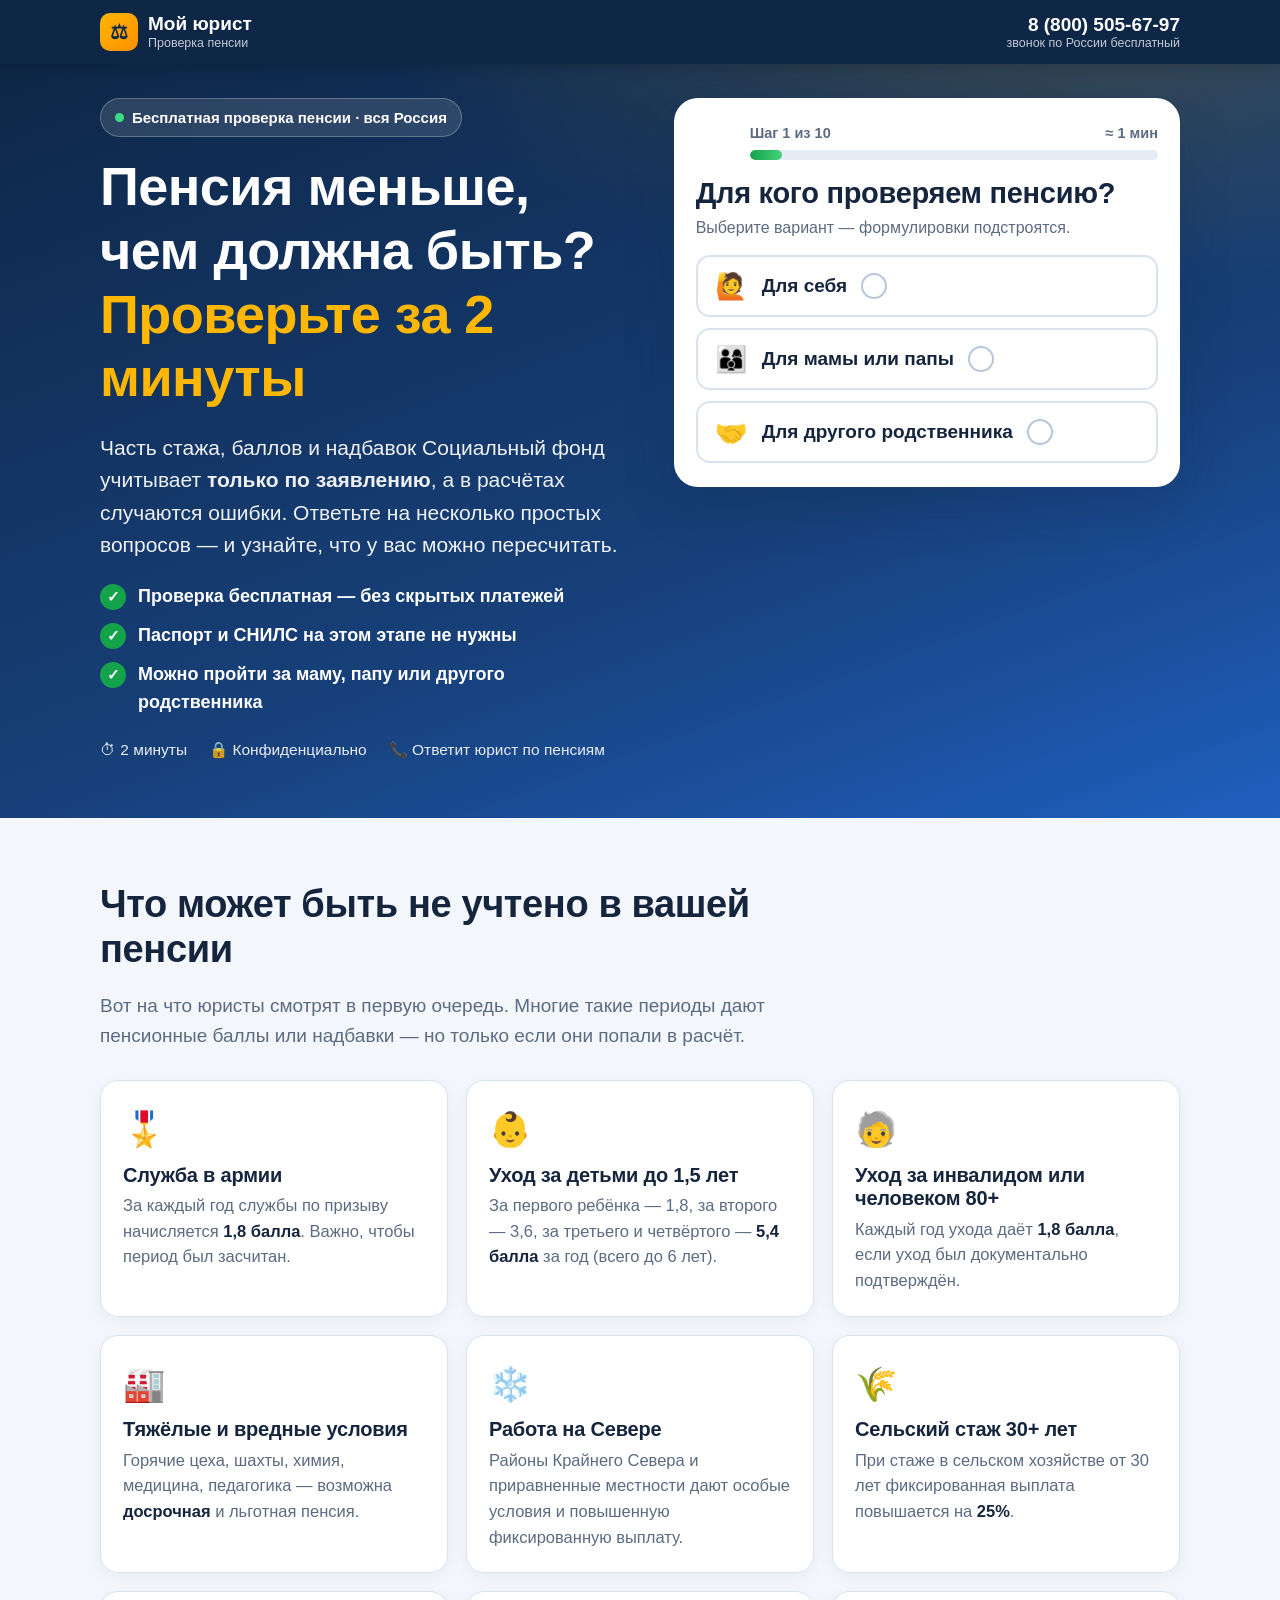
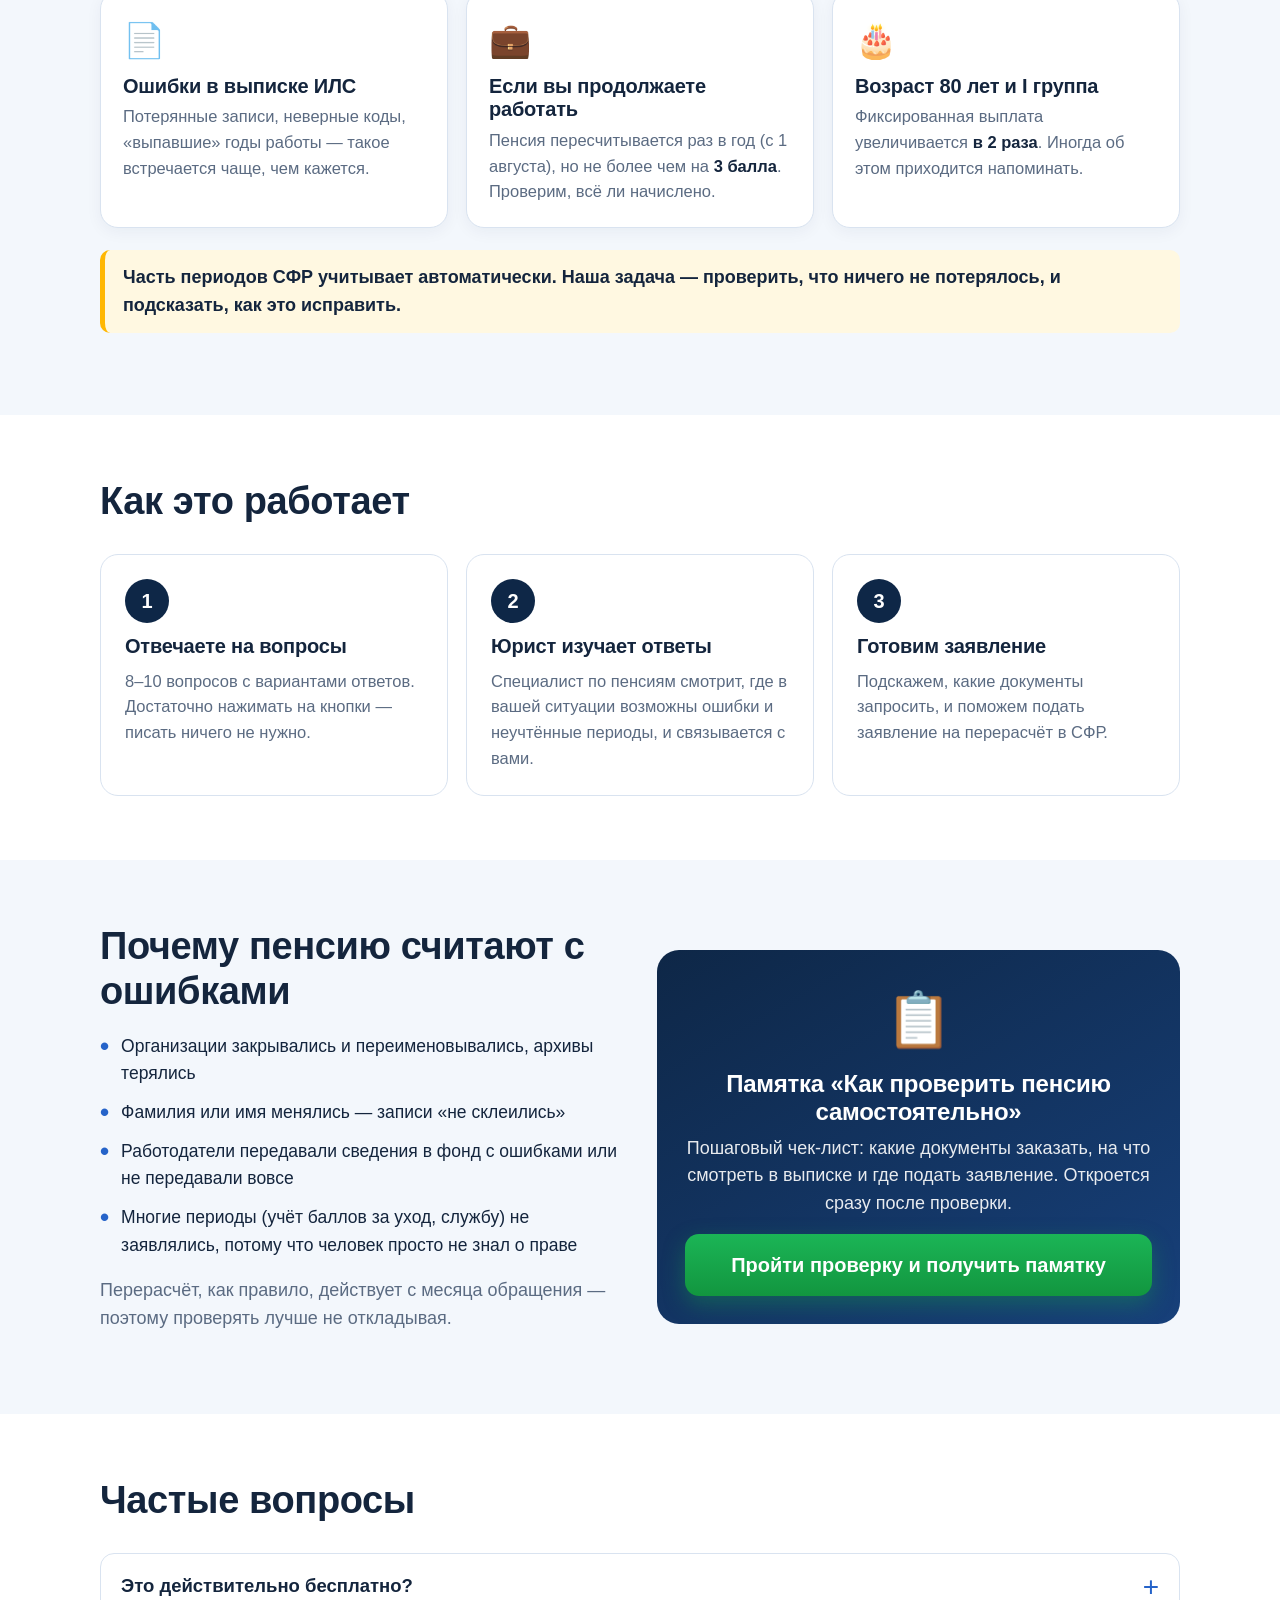
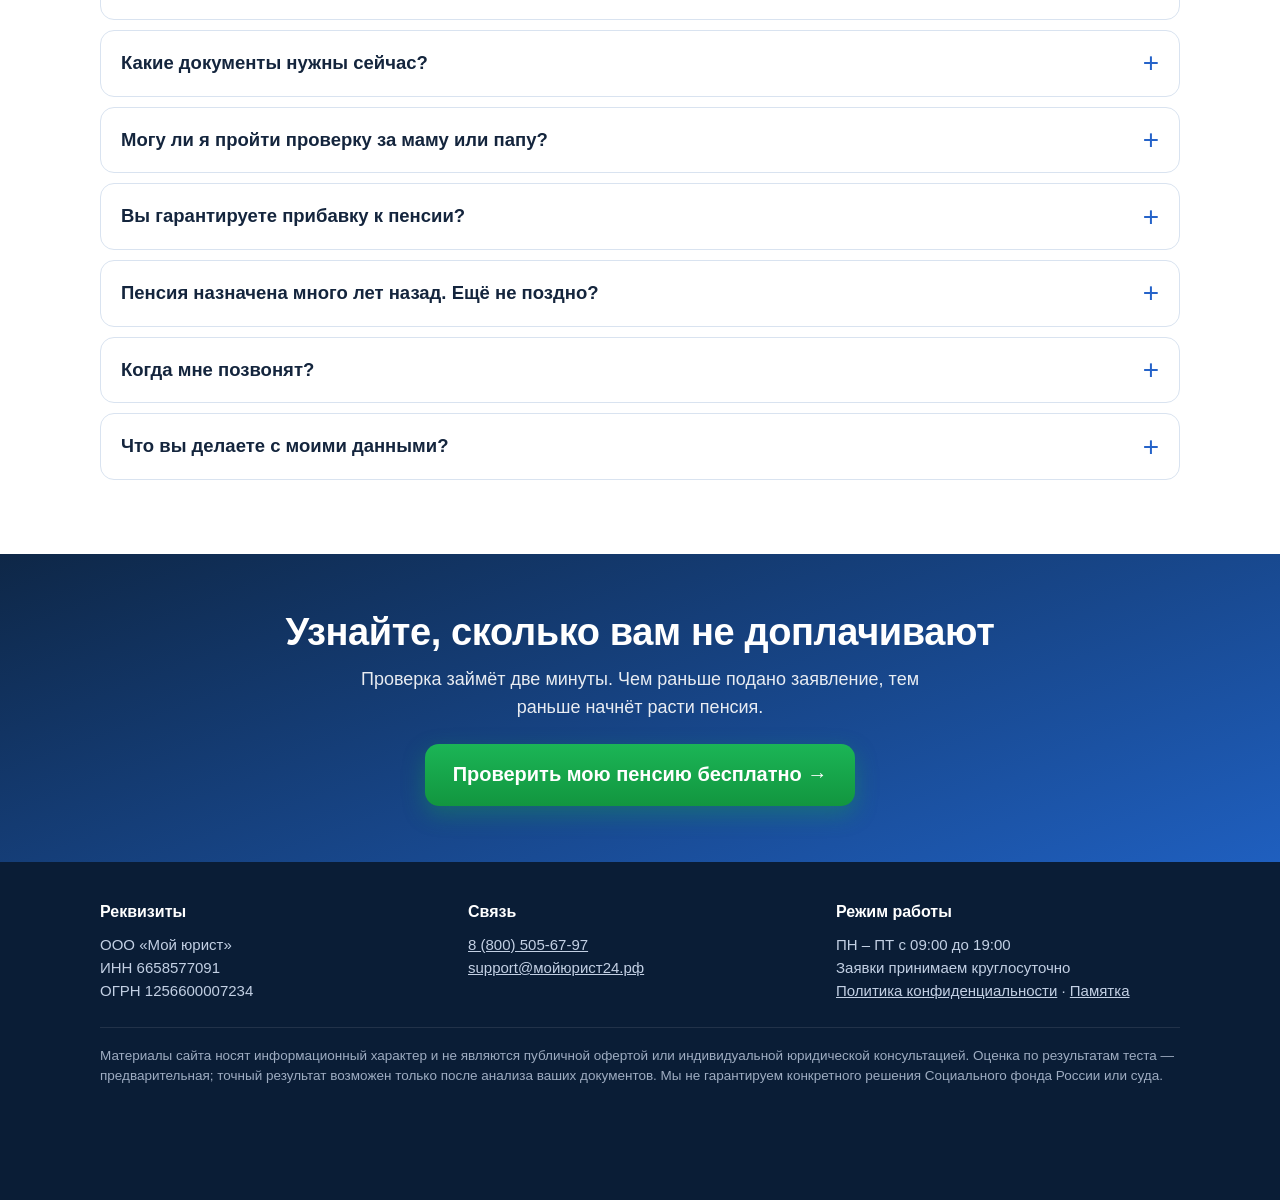
<file: app/site_bundles/mu_pension/index.html>
<!DOCTYPE html>
<html lang="ru">
<head>
<meta charset="UTF-8">
<meta name="viewport" content="width=device-width,initial-scale=1,viewport-fit=cover">
<meta name="theme-color" content="#0e2747">
<meta name="format-detection" content="telephone=no">
<title>Проверка пенсии онлайн — бесплатно за 2 минуты | ООО «Мой юрист»</title>
<meta name="description" content="Пенсия меньше, чем должна быть? Ответьте на несколько вопросов и узнайте, какие периоды стажа, баллы и надбавки могли не учесть при расчёте. Бесплатно, по всей России.">
<meta property="og:type" content="website">
<meta property="og:title" content="Пенсия меньше, чем должна быть? Проверьте бесплатно">
<meta property="og:description" content="2 минуты — и вы узнаете, что можно пересчитать в вашей пенсии.">
<link rel="icon" type="image/svg+xml" href="favicon.svg">
<link rel="stylesheet" href="css/style.css?v=1">

<!-- МЕТРИКА: сюда вставить код счётчика, а его ID прописать в js/app.js (YM_ID). Цели: quiz_start, quiz_step_N, quiz_contact_view, lead_submit -->
</head>
<body>

<header class="header">
  <div class="container header__in">
    <a class="logo" href="./">
      <span class="logo__mark">⚖</span>
      <span>Мой юрист<small>Проверка пенсии</small></span>
    </a>
    <a class="header__phone" href="tel:88005056797">8 (800) 505-67-97<small>звонок по России бесплатный</small></a>
  </div>
</header>

<main>
<section class="hero">
  <div class="container hero__grid">
    <div class="hero__text">
      <div class="badge"><i></i> Бесплатная проверка пенсии · вся Россия</div>
      <h1>Пенсия меньше, чем должна быть? <em>Проверьте за 2 минуты</em></h1>
      <p class="hero__lead">Часть стажа, баллов и надбавок Социальный фонд учитывает <b>только по заявлению</b>, а в расчётах случаются ошибки. Ответьте на несколько простых вопросов — и узнайте, что у вас можно пересчитать.</p>
      <ul class="ticks">
        <li>Проверка бесплатная — без скрытых платежей</li>
        <li>Паспорт и СНИЛС на этом этапе не нужны</li>
        <li>Можно пройти за маму, папу или другого родственника</li>
      </ul>
      <div class="hero__facts">
        <span>⏱ 2 минуты</span>
        <span>🔒 Конфиденциально</span>
        <span>📞 Ответит юрист по пенсиям</span>
      </div>
    </div>

    <div class="quiz" id="quiz" aria-live="polite">
      <div class="quiz__top">
        <button class="quiz__back" id="qBack" type="button" aria-label="Назад" disabled>←</button>
        <div class="quiz__meta">
          <div class="quiz__step"><span id="qStep">Шаг 1</span><span id="qLeft">≈ 2 минуты</span></div>
          <div class="quiz__bar"><i id="qBar"></i></div>
        </div>
      </div>
      <div id="qBody"></div>
    </div>
  </div>
</section>

<section class="sec" id="what">
  <div class="container">
    <div class="sec__head">
      <h2>Что может быть не учтено в вашей пенсии</h2>
      <p>Вот на что юристы смотрят в первую очередь. Многие такие периоды дают пенсионные баллы или надбавки — но только если они попали в расчёт.</p>
    </div>
    <div class="cards">
      <div class="card"><div class="card__ic">🎖️</div><h3>Служба в армии</h3><p>За каждый год службы по призыву начисляется <b>1,8 балла</b>. Важно, чтобы период был засчитан.</p></div>
      <div class="card"><div class="card__ic">👶</div><h3>Уход за детьми до 1,5 лет</h3><p>За первого ребёнка — 1,8, за второго — 3,6, за третьего и четвёртого — <b>5,4 балла</b> за год (всего до 6 лет).</p></div>
      <div class="card"><div class="card__ic">🧓</div><h3>Уход за инвалидом или человеком 80+</h3><p>Каждый год ухода даёт <b>1,8 балла</b>, если уход был документально подтверждён.</p></div>
      <div class="card"><div class="card__ic">🏭</div><h3>Тяжёлые и вредные условия</h3><p>Горячие цеха, шахты, химия, медицина, педагогика — возможна <b>досрочная</b> и льготная пенсия.</p></div>
      <div class="card"><div class="card__ic">❄️</div><h3>Работа на Севере</h3><p>Районы Крайнего Севера и приравненные местности дают особые условия и повышенную фиксированную выплату.</p></div>
      <div class="card"><div class="card__ic">🌾</div><h3>Сельский стаж 30+ лет</h3><p>При стаже в сельском хозяйстве от 30 лет фиксированная выплата повышается на <b>25%</b>.</p></div>
      <div class="card"><div class="card__ic">📄</div><h3>Ошибки в выписке ИЛС</h3><p>Потерянные записи, неверные коды, «выпавшие» годы работы — такое встречается чаще, чем кажется.</p></div>
      <div class="card"><div class="card__ic">💼</div><h3>Если вы продолжаете работать</h3><p>Пенсия пересчитывается раз в год (с 1 августа), но не более чем на <b>3 балла</b>. Проверим, всё ли начислено.</p></div>
      <div class="card"><div class="card__ic">🎂</div><h3>Возраст 80 лет и I группа</h3><p>Фиксированная выплата увеличивается <b>в 2 раза</b>. Иногда об этом приходится напоминать.</p></div>
    </div>
    <p class="note">Часть периодов СФР учитывает автоматически. Наша задача — проверить, что ничего не потерялось, и подсказать, как это исправить.</p>
  </div>
</section>

<section class="sec sec--white" id="how">
  <div class="container">
    <div class="sec__head"><h2>Как это работает</h2></div>
    <div class="steps">
      <div class="step"><h3>Отвечаете на вопросы</h3><p>8–10 вопросов с вариантами ответов. Достаточно нажимать на кнопки — писать ничего не нужно.</p></div>
      <div class="step"><h3>Юрист изучает ответы</h3><p>Специалист по пенсиям смотрит, где в вашей ситуации возможны ошибки и неучтённые периоды, и связывается с вами.</p></div>
      <div class="step"><h3>Готовим заявление</h3><p>Подскажем, какие документы запросить, и поможем подать заявление на перерасчёт в СФР.</p></div>
    </div>
  </div>
</section>

<section class="sec" id="why">
  <div class="container split">
    <div>
      <h2>Почему пенсию считают с ошибками</h2>
      <ul class="why">
        <li>Организации закрывались и переименовывались, архивы терялись</li>
        <li>Фамилия или имя менялись — записи «не склеились»</li>
        <li>Работодатели передавали сведения в фонд с ошибками или не передавали вовсе</li>
        <li>Многие периоды (учёт баллов за уход, службу) не заявлялись, потому что человек просто не знал о праве</li>
      </ul>
      <p style="margin-top:18px;color:var(--muted)">Перерасчёт, как правило, действует с месяца обращения — поэтому проверять лучше не откладывая.</p>
    </div>
    <div class="gift">
      <div class="gift__ic">📋</div>
      <h3>Памятка «Как проверить пенсию самостоятельно»</h3>
      <p>Пошаговый чек-лист: какие документы заказать, на что смотреть в выписке и где подать заявление. Откроется сразу после проверки.</p>
      <a class="btn btn--block" href="#quiz" data-go-quiz>Пройти проверку и получить памятку</a>
    </div>
  </div>
</section>

<section class="sec sec--white" id="faq">
  <div class="container faq">
    <div class="sec__head"><h2>Частые вопросы</h2></div>
    <details><summary>Это действительно бесплатно?</summary><p>Да. Проверка по вашим ответам и первичная консультация юриста бесплатны. Если потребуется помощь с заявлением или обращением в суд, юрист заранее назовёт условия — до начала работы.</p></details>
    <details><summary>Какие документы нужны сейчас?</summary><p>Никаких. Чтобы пройти проверку, достаточно ответить на вопросы. Позже юрист подскажет, что понадобится: обычно это трудовая книжка, СНИЛС и выписка из индивидуального лицевого счёта (её можно заказать бесплатно через Госуслуги).</p></details>
    <details><summary>Могу ли я пройти проверку за маму или папу?</summary><p>Конечно. В первом вопросе выберите «Для мамы или папы» — формулировки подстроятся. Телефон можно указать свой.</p></details>
    <details><summary>Вы гарантируете прибавку к пенсии?</summary><p>Нет — и никто не вправе это гарантировать. Результат зависит от документов и обстоятельств. Мы честно скажем, есть ли основания для перерасчёта и стоит ли им заниматься.</p></details>
    <details><summary>Пенсия назначена много лет назад. Ещё не поздно?</summary><p>Не поздно. Если выявлены неучтённые периоды или ошибки в расчёте, перерасчёт возможен и для давно назначенной пенсии. Подробности зависят от вашей ситуации.</p></details>
    <details><summary>Когда мне позвонят?</summary><p>Юрист свяжется с вами по указанному номеру в рабочее время (пн–пт). Если вы выберете WhatsApp или Telegram — напишем туда.</p></details>
    <details><summary>Что вы делаете с моими данными?</summary><p>Используем только для консультации по вашему вопросу, в соответствии с <a href="privacy.html">политикой обработки персональных данных</a>.</p></details>
  </div>
</section>

<section class="cta">
  <div class="container">
    <h2>Узнайте, сколько вам не доплачивают</h2>
    <p>Проверка займёт две минуты. Чем раньше подано заявление, тем раньше начнёт расти пенсия.</p>
    <a class="btn btn--pulse" href="#quiz" data-go-quiz>Проверить мою пенсию бесплатно →</a>
  </div>
</section>
</main>

<footer class="footer">
  <div class="container">
    <div class="footer__grid">
      <div><h4>Реквизиты</h4>ООО «Мой юрист»<br>ИНН 6658577091<br>ОГРН 1256600007234</div>
      <div><h4>Связь</h4><a href="tel:88005056797">8 (800) 505-67-97</a><br><a href="mailto:support@xn--24-vlcdompjj0j.xn--p1ai">support@мойюрист24.рф</a></div>
      <div><h4>Режим работы</h4>ПН – ПТ с 09:00 до 19:00<br>Заявки принимаем круглосуточно<br><a href="privacy.html">Политика конфиденциальности</a> · <a href="checklist.html">Памятка</a></div>
    </div>
    <p class="footer__dis">Материалы сайта носят информационный характер и не являются публичной офертой или индивидуальной юридической консультацией. Оценка по результатам теста — предварительная; точный результат возможен только после анализа ваших документов. Мы не гарантируем конкретного решения Социального фонда России или суда.</p>
  </div>
</footer>

<div class="sticky" id="sticky"><a class="btn btn--pulse" href="#quiz" data-go-quiz>Проверить пенсию бесплатно</a></div>

<script src="js/app.js?v=1" defer></script>
</body>
</html>
</file>
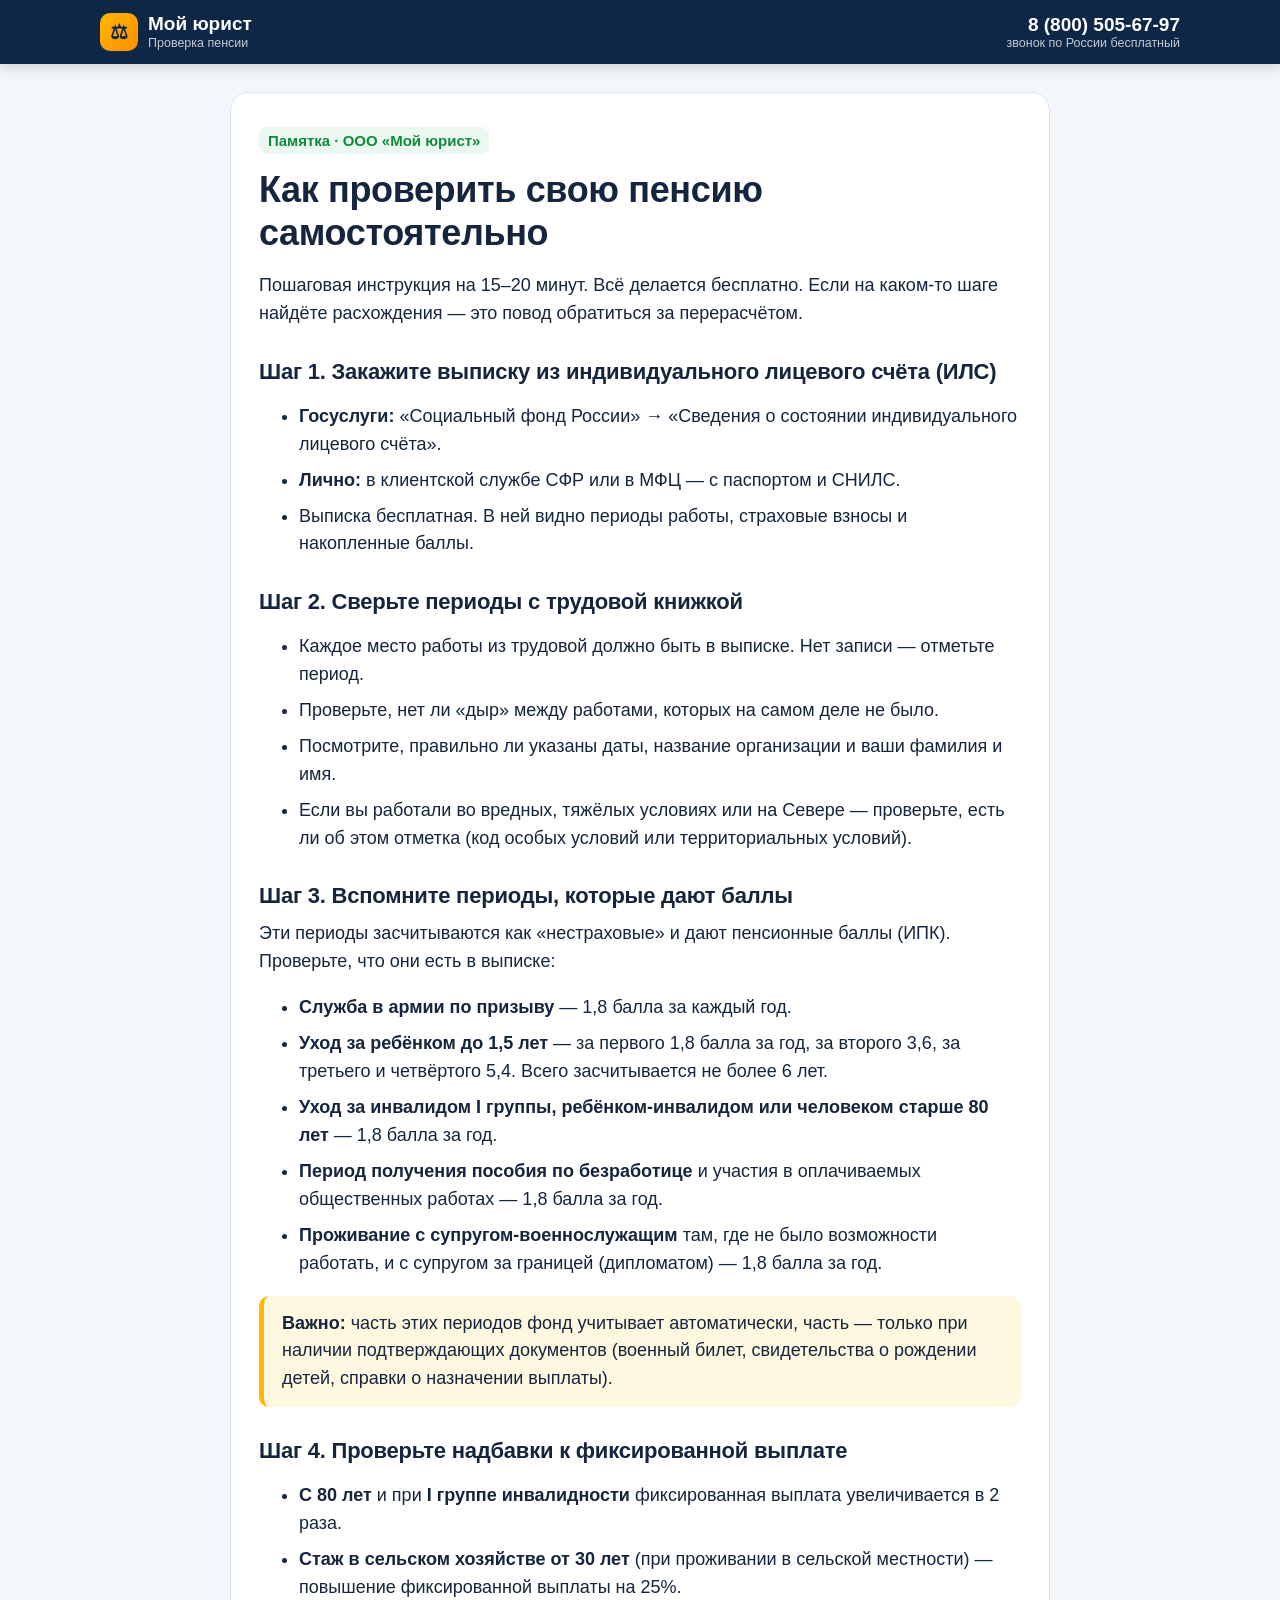
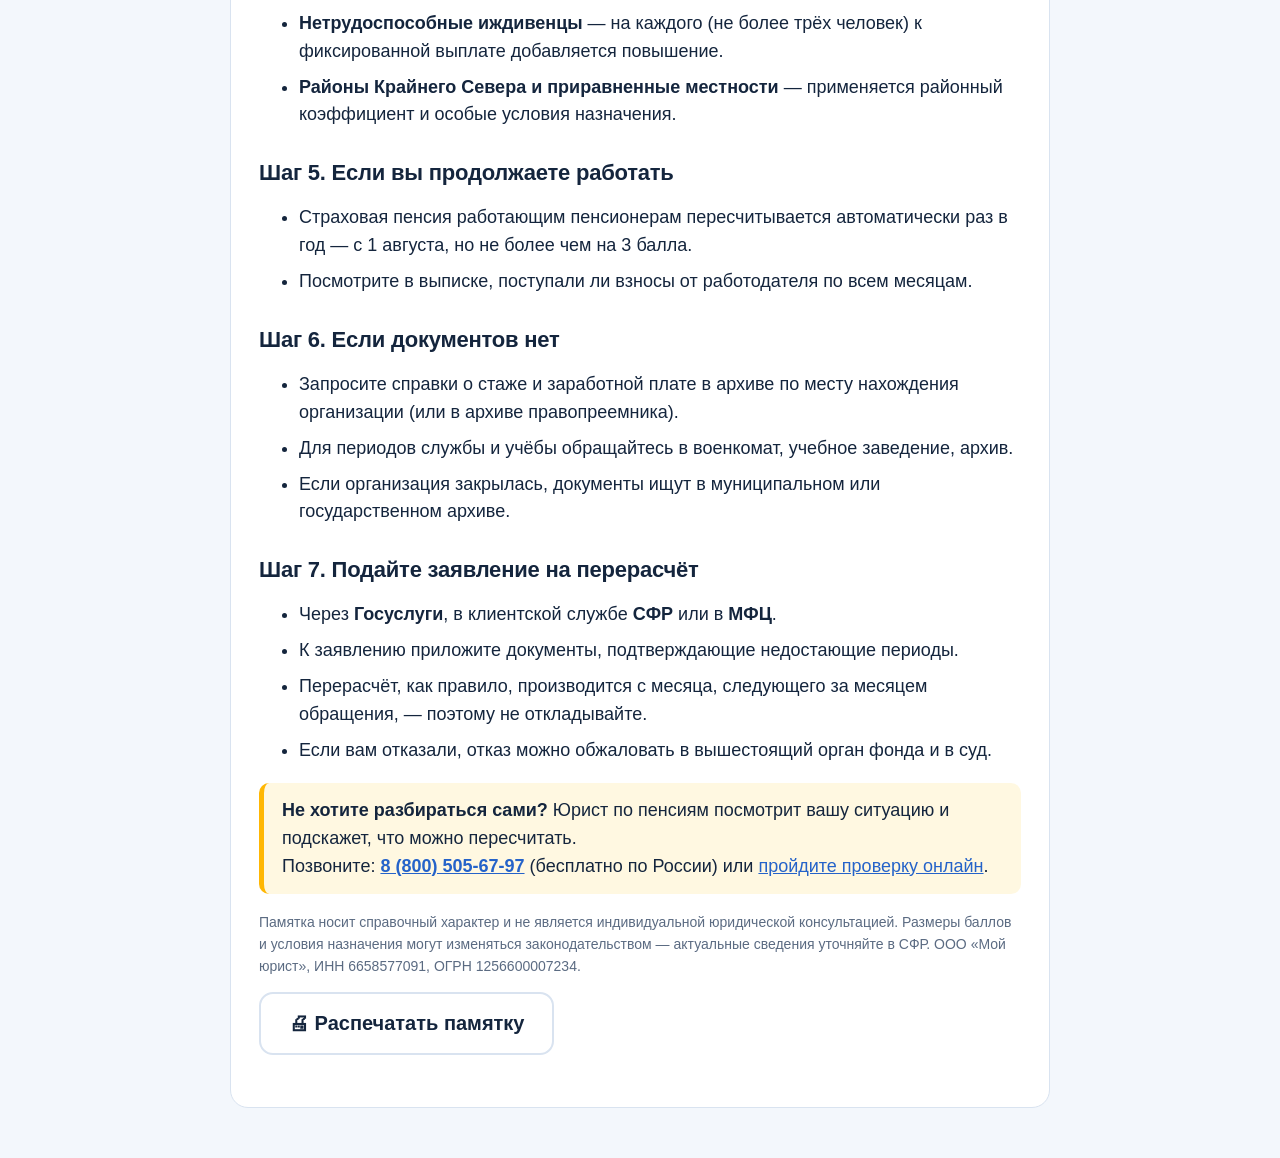
<file: app/site_bundles/mu_pension/checklist.html>
<!DOCTYPE html>
<html lang="ru">
<head>
<meta charset="UTF-8">
<meta name="viewport" content="width=device-width,initial-scale=1">
<meta name="robots" content="noindex">
<title>Памятка «Как проверить пенсию самостоятельно»</title>
<link rel="icon" type="image/svg+xml" href="favicon.svg">
<link rel="stylesheet" href="css/style.css?v=1">
</head>
<body>
<header class="header"><div class="container header__in">
  <a class="logo" href="./"><span class="logo__mark">⚖</span><span>Мой юрист<small>Проверка пенсии</small></span></a>
  <a class="header__phone" href="tel:88005056797">8 (800) 505-67-97<small>звонок по России бесплатный</small></a>
</div></header>

<main class="container" style="padding-top:28px;padding-bottom:50px">
<article class="doc">
  <p class="tag">Памятка · ООО «Мой юрист»</p>
  <h1>Как проверить свою пенсию самостоятельно</h1>
  <p>Пошаговая инструкция на 15–20 минут. Всё делается бесплатно. Если на каком-то шаге найдёте расхождения — это повод обратиться за перерасчётом.</p>

  <h2>Шаг 1. Закажите выписку из индивидуального лицевого счёта (ИЛС)</h2>
  <ul>
    <li><b>Госуслуги:</b> «Социальный фонд России» → «Сведения о состоянии индивидуального лицевого счёта».</li>
    <li><b>Лично:</b> в клиентской службе СФР или в МФЦ — с паспортом и СНИЛС.</li>
    <li>Выписка бесплатная. В ней видно периоды работы, страховые взносы и накопленные баллы.</li>
  </ul>

  <h2>Шаг 2. Сверьте периоды с трудовой книжкой</h2>
  <ul>
    <li>Каждое место работы из трудовой должно быть в выписке. Нет записи — отметьте период.</li>
    <li>Проверьте, нет ли «дыр» между работами, которых на самом деле не было.</li>
    <li>Посмотрите, правильно ли указаны даты, название организации и ваши фамилия и имя.</li>
    <li>Если вы работали во вредных, тяжёлых условиях или на Севере — проверьте, есть ли об этом отметка (код особых условий или территориальных условий).</li>
  </ul>

  <h2>Шаг 3. Вспомните периоды, которые дают баллы</h2>
  <p>Эти периоды засчитываются как «нестраховые» и дают пенсионные баллы (ИПК). Проверьте, что они есть в выписке:</p>
  <ul>
    <li><b>Служба в армии по призыву</b> — 1,8 балла за каждый год.</li>
    <li><b>Уход за ребёнком до 1,5 лет</b> — за первого 1,8 балла за год, за второго 3,6, за третьего и четвёртого 5,4. Всего засчитывается не более 6 лет.</li>
    <li><b>Уход за инвалидом I группы, ребёнком-инвалидом или человеком старше 80 лет</b> — 1,8 балла за год.</li>
    <li><b>Период получения пособия по безработице</b> и участия в оплачиваемых общественных работах — 1,8 балла за год.</li>
    <li><b>Проживание с супругом-военнослужащим</b> там, где не было возможности работать, и с супругом за границей (дипломатом) — 1,8 балла за год.</li>
  </ul>
  <div class="box"><b>Важно:</b> часть этих периодов фонд учитывает автоматически, часть — только при наличии подтверждающих документов (военный билет, свидетельства о рождении детей, справки о назначении выплаты).</div>

  <h2>Шаг 4. Проверьте надбавки к фиксированной выплате</h2>
  <ul>
    <li><b>С 80 лет</b> и при <b>I группе инвалидности</b> фиксированная выплата увеличивается в 2 раза.</li>
    <li><b>Стаж в сельском хозяйстве от 30 лет</b> (при проживании в сельской местности) — повышение фиксированной выплаты на 25%.</li>
    <li><b>Нетрудоспособные иждивенцы</b> — на каждого (не более трёх человек) к фиксированной выплате добавляется повышение.</li>
    <li><b>Районы Крайнего Севера и приравненные местности</b> — применяется районный коэффициент и особые условия назначения.</li>
  </ul>

  <h2>Шаг 5. Если вы продолжаете работать</h2>
  <ul>
    <li>Страховая пенсия работающим пенсионерам пересчитывается автоматически раз в год — с 1 августа, но не более чем на 3 балла.</li>
    <li>Посмотрите в выписке, поступали ли взносы от работодателя по всем месяцам.</li>
  </ul>

  <h2>Шаг 6. Если документов нет</h2>
  <ul>
    <li>Запросите справки о стаже и заработной плате в архиве по месту нахождения организации (или в архиве правопреемника).</li>
    <li>Для периодов службы и учёбы обращайтесь в военкомат, учебное заведение, архив.</li>
    <li>Если организация закрылась, документы ищут в муниципальном или государственном архиве.</li>
  </ul>

  <h2>Шаг 7. Подайте заявление на перерасчёт</h2>
  <ul>
    <li>Через <b>Госуслуги</b>, в клиентской службе <b>СФР</b> или в <b>МФЦ</b>.</li>
    <li>К заявлению приложите документы, подтверждающие недостающие периоды.</li>
    <li>Перерасчёт, как правило, производится с месяца, следующего за месяцем обращения, — поэтому не откладывайте.</li>
    <li>Если вам отказали, отказ можно обжаловать в вышестоящий орган фонда и в суд.</li>
  </ul>

  <div class="box">
    <b>Не хотите разбираться сами?</b> Юрист по пенсиям посмотрит вашу ситуацию и подскажет, что можно пересчитать.<br>
    Позвоните: <a href="tel:88005056797"><b>8 (800) 505-67-97</b></a> (бесплатно по России) или <a href="./#quiz">пройдите проверку онлайн</a>.
  </div>

  <p style="font-size:14px;color:var(--muted)">Памятка носит справочный характер и не является индивидуальной юридической консультацией. Размеры баллов и условия назначения могут изменяться законодательством — актуальные сведения уточняйте в СФР. ООО «Мой юрист», ИНН 6658577091, ОГРН 1256600007234.</p>

  <p class="noprint"><button class="btn btn--ghost" onclick="window.print()">🖨 Распечатать памятку</button></p>
</article>
</main>
</body>
</html>
</file>
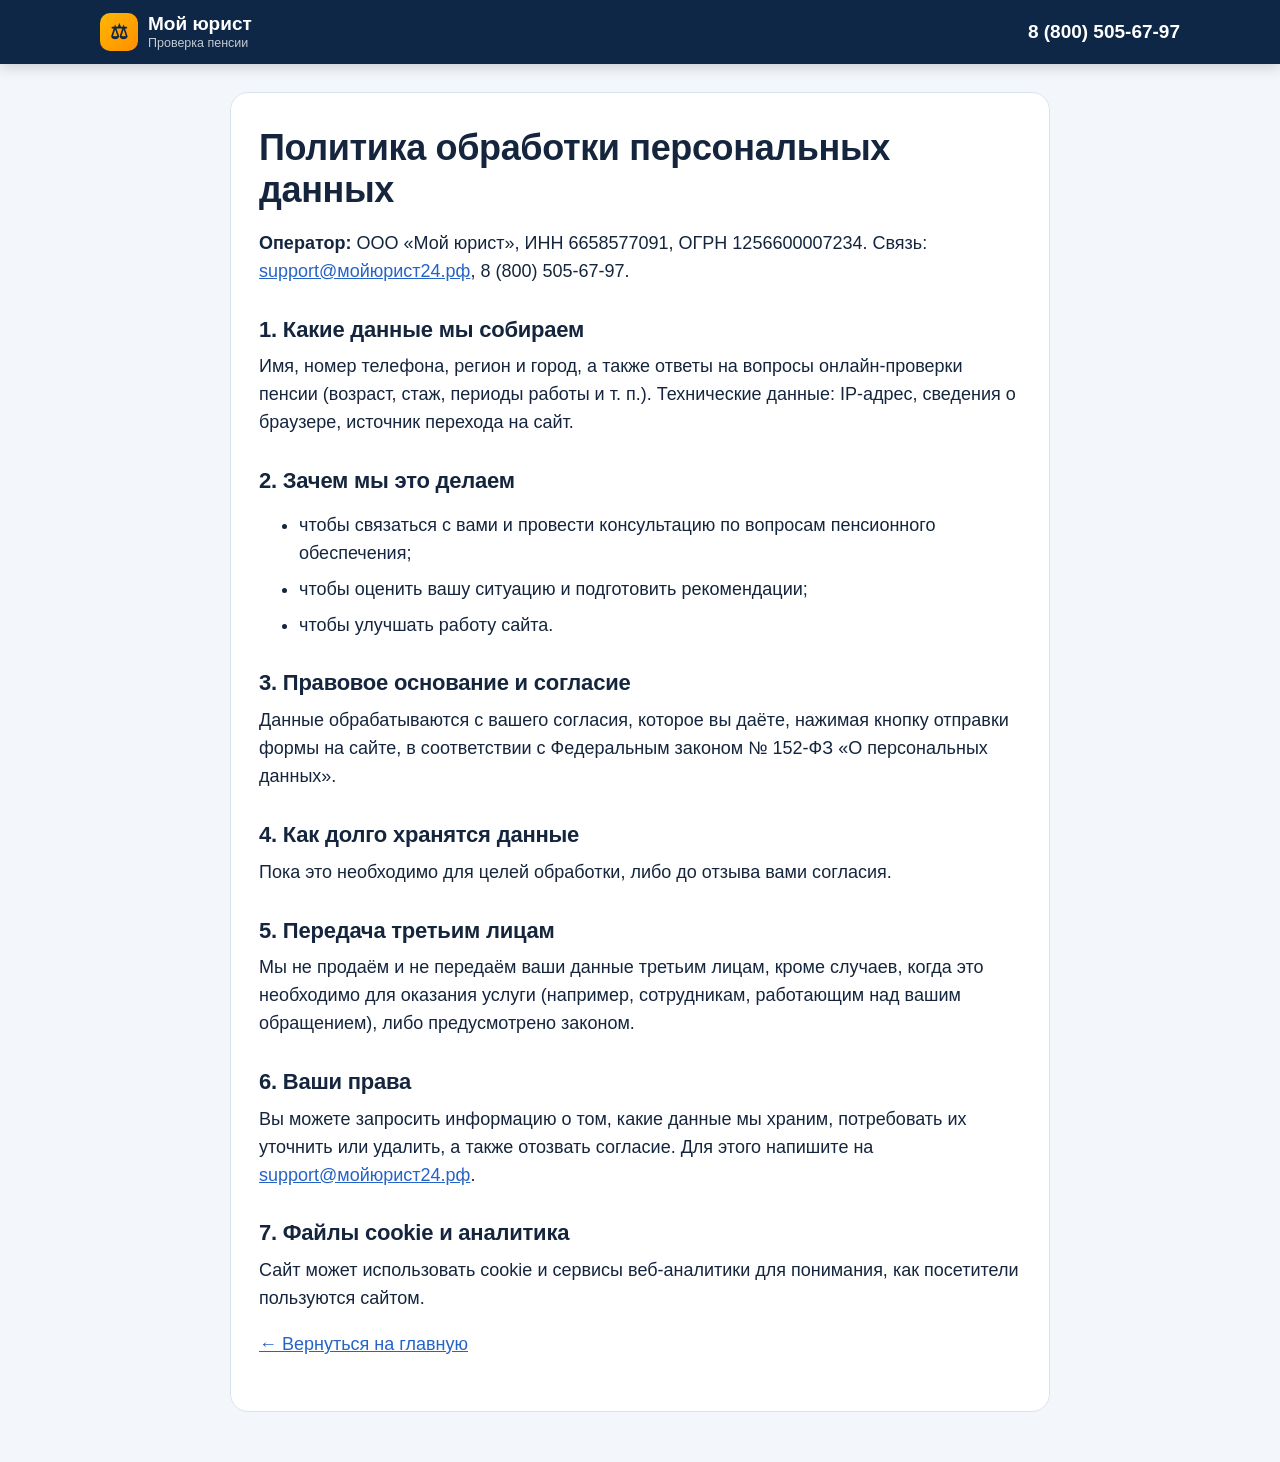
<file: app/site_bundles/mu_pension/privacy.html>
<!DOCTYPE html>
<html lang="ru">
<head>
<meta charset="UTF-8">
<meta name="viewport" content="width=device-width,initial-scale=1">
<meta name="robots" content="noindex">
<title>Политика обработки персональных данных</title>
<link rel="icon" type="image/svg+xml" href="favicon.svg">
<link rel="stylesheet" href="css/style.css?v=1">
</head>
<body>
<header class="header"><div class="container header__in">
  <a class="logo" href="./"><span class="logo__mark">⚖</span><span>Мой юрист<small>Проверка пенсии</small></span></a>
  <a class="header__phone" href="tel:88005056797">8 (800) 505-67-97</a>
</div></header>
<main class="container" style="padding-top:28px;padding-bottom:50px">
<article class="doc">
  <h1>Политика обработки персональных данных</h1>
  <p><b>Оператор:</b> ООО «Мой юрист», ИНН 6658577091, ОГРН 1256600007234. Связь: <a href="mailto:support@xn--24-vlcdompjj0j.xn--p1ai">support@мойюрист24.рф</a>, 8 (800) 505-67-97.</p>

  <h2>1. Какие данные мы собираем</h2>
  <p>Имя, номер телефона, регион и город, а также ответы на вопросы онлайн-проверки пенсии (возраст, стаж, периоды работы и т. п.). Технические данные: IP-адрес, сведения о браузере, источник перехода на сайт.</p>

  <h2>2. Зачем мы это делаем</h2>
  <ul>
    <li>чтобы связаться с вами и провести консультацию по вопросам пенсионного обеспечения;</li>
    <li>чтобы оценить вашу ситуацию и подготовить рекомендации;</li>
    <li>чтобы улучшать работу сайта.</li>
  </ul>

  <h2>3. Правовое основание и согласие</h2>
  <p>Данные обрабатываются с вашего согласия, которое вы даёте, нажимая кнопку отправки формы на сайте, в соответствии с Федеральным законом № 152-ФЗ «О персональных данных».</p>

  <h2>4. Как долго хранятся данные</h2>
  <p>Пока это необходимо для целей обработки, либо до отзыва вами согласия.</p>

  <h2>5. Передача третьим лицам</h2>
  <p>Мы не продаём и не передаём ваши данные третьим лицам, кроме случаев, когда это необходимо для оказания услуги (например, сотрудникам, работающим над вашим обращением), либо предусмотрено законом.</p>

  <h2>6. Ваши права</h2>
  <p>Вы можете запросить информацию о том, какие данные мы храним, потребовать их уточнить или удалить, а также отозвать согласие. Для этого напишите на <a href="mailto:support@xn--24-vlcdompjj0j.xn--p1ai">support@мойюрист24.рф</a>.</p>

  <h2>7. Файлы cookie и аналитика</h2>
  <p>Сайт может использовать cookie и сервисы веб-аналитики для понимания, как посетители пользуются сайтом.</p>

  <p><a href="./">← Вернуться на главную</a></p>
</article>
</main>
</body>
</html>
</file>
<file: app/site_bundles/mu_pension/css/style.css>
:root{
  --ink:#14253d; --muted:#5b6b82; --navy:#0e2747; --navy2:#17407a; --blue:#2563c9;
  --green:#14a34b; --green-d:#0e8a3d; --green-l:#eaf8ef; --gold:#ffb703;
  --bg:#f3f7fc; --card:#fff; --line:#d9e3f0; --danger:#d93636;
  --r:16px; --shadow:0 18px 50px rgba(14,39,71,.22);
}
*{box-sizing:border-box}
html{scroll-behavior:smooth;-webkit-text-size-adjust:100%}
body{margin:0;font:18px/1.55 -apple-system,BlinkMacSystemFont,"Segoe UI",Roboto,"Helvetica Neue",Arial,sans-serif;color:var(--ink);background:var(--bg)}
img,svg{max-width:100%}
a{color:var(--blue)}
.container{width:100%;max-width:1120px;margin:0 auto;padding:0 20px}
h1,h2,h3{line-height:1.18;margin:0 0 .5em;letter-spacing:-.01em}
h2{font-size:clamp(26px,4vw,38px)}
h3{font-size:20px}
p{margin:0 0 1em}
button{font:inherit;cursor:pointer}
[hidden]{display:none!important}

/* ---------- шапка ---------- */
.header{background:var(--navy);color:#fff;position:sticky;top:0;z-index:50;box-shadow:0 2px 14px rgba(0,0,0,.2)}
.header__in{display:flex;align-items:center;justify-content:space-between;gap:16px;min-height:64px}
.logo{display:flex;align-items:center;gap:10px;color:#fff;text-decoration:none;font-weight:800;font-size:19px;line-height:1.1}
.logo__mark{width:38px;height:38px;border-radius:10px;background:linear-gradient(135deg,#ffb703,#ff8f00);display:grid;place-items:center;color:#0e2747;font-size:20px}
.logo small{display:block;font-weight:500;font-size:12.5px;opacity:.75;margin-top:2px}
.header__phone{color:#fff;text-decoration:none;font-weight:800;font-size:19px;white-space:nowrap;text-align:right;line-height:1.15}
.header__phone small{display:block;font-weight:500;font-size:12.5px;opacity:.75}

/* ---------- hero ---------- */
.hero{background:radial-gradient(1200px 500px at 85% -10%,rgba(255,183,3,.18),transparent 60%),linear-gradient(160deg,#0e2747 0%,#17407a 62%,#1f5fbf 100%);color:#fff;padding:34px 0 56px}
.hero__grid{display:grid;grid-template-columns:1.05fr 1fr;gap:42px;align-items:start}
.badge{display:inline-flex;align-items:center;gap:8px;background:rgba(255,255,255,.12);border:1px solid rgba(255,255,255,.25);padding:7px 14px;border-radius:99px;font-size:15px;font-weight:600;margin-bottom:18px}
.badge i{width:9px;height:9px;border-radius:50%;background:#3ddc84;box-shadow:0 0 0 0 rgba(61,220,132,.7);animation:pulse 1.8s infinite}
@keyframes pulse{70%{box-shadow:0 0 0 10px rgba(61,220,132,0)}100%{box-shadow:0 0 0 0 rgba(61,220,132,0)}}
.hero h1{font-size:clamp(32px,5.4vw,54px);font-weight:900;margin-bottom:.4em}
.hero h1 em{font-style:normal;color:var(--gold)}
.hero__lead{font-size:clamp(18px,2.2vw,21px);opacity:.93;max-width:560px}
.ticks{list-style:none;padding:0;margin:20px 0 22px;display:grid;gap:11px}
.ticks li{display:flex;gap:12px;align-items:flex-start;font-weight:600}
.ticks li::before{content:"✓";flex:none;width:26px;height:26px;border-radius:50%;background:var(--green);color:#fff;display:grid;place-items:center;font-size:15px;font-weight:900;margin-top:1px}
.hero__facts{display:flex;flex-wrap:wrap;gap:10px 22px;font-size:15.5px;opacity:.9;margin-top:6px}
.hero__facts span{display:flex;align-items:center;gap:7px}

/* ---------- квиз ---------- */
.quiz{background:var(--card);color:var(--ink);border-radius:24px;box-shadow:var(--shadow);padding:22px 22px 24px;position:relative;scroll-margin-top:80px}
.quiz__top{display:flex;align-items:center;gap:12px;margin-bottom:10px}
.quiz__back{flex:none;width:42px;height:42px;border-radius:12px;border:2px solid var(--line);background:#fff;color:var(--ink);font-size:20px;line-height:1;display:grid;place-items:center}
.quiz__back:hover{border-color:var(--blue)}
.quiz__back[disabled]{visibility:hidden}
.quiz__meta{flex:1;min-width:0}
.quiz__step{font-size:14.5px;font-weight:700;color:var(--muted);display:flex;justify-content:space-between;gap:8px}
.quiz__bar{height:10px;border-radius:99px;background:#e6edf7;margin-top:6px;overflow:hidden}
.quiz__bar i{display:block;height:100%;width:8%;border-radius:99px;background:linear-gradient(90deg,#14a34b,#43d17a);transition:width .45s cubic-bezier(.3,.8,.3,1)}
.q__title{font-size:clamp(23px,3.2vw,29px);font-weight:900;margin:14px 0 6px}
.q__hint{color:var(--muted);font-size:16px;margin:0 0 14px}
.opts{display:grid;gap:11px;margin-top:14px}
.opt{display:flex;align-items:center;gap:14px;width:100%;text-align:left;min-height:62px;padding:12px 16px;border:2px solid var(--line);border-radius:14px;background:#fff;color:var(--ink);font-weight:700;font-size:19px;line-height:1.25;transition:border-color .15s,background .15s,transform .1s}
.opt:hover{border-color:var(--blue);background:#f6faff}
.opt:active{transform:scale(.99)}
.opt__dot{flex:none;width:26px;height:26px;border-radius:50%;border:2px solid #b8c6da;display:grid;place-items:center;transition:.15s}
.opt--multi .opt__dot{border-radius:8px}
.opt.is-on{border-color:var(--green);background:var(--green-l)}
.opt.is-on .opt__dot{background:var(--green);border-color:var(--green)}
.opt.is-on .opt__dot::after{content:"✓";color:#fff;font-size:15px;font-weight:900}
.opt__txt small{display:block;font-weight:500;color:var(--muted);font-size:14.5px;margin-top:2px}
.opt__ico{flex:none;font-size:26px;width:34px;text-align:center}

.btn{display:inline-flex;align-items:center;justify-content:center;gap:10px;min-height:62px;padding:14px 28px;border:0;border-radius:14px;background:linear-gradient(180deg,#1bb556,#12963f);color:#fff;font-weight:900;font-size:20px;text-decoration:none;box-shadow:0 8px 22px rgba(20,163,75,.38);transition:transform .12s,box-shadow .12s,filter .12s}
.btn:hover{filter:brightness(1.05);transform:translateY(-1px)}
.btn:active{transform:translateY(1px)}
.btn[disabled]{background:#c4cedb;box-shadow:none;cursor:not-allowed;transform:none;filter:none}
.btn--block{width:100%}
.btn--ghost{background:#fff;color:var(--ink);border:2px solid var(--line);box-shadow:none}
.btn--ghost:hover{border-color:var(--blue);filter:none}
.btn--pulse{animation:btnpulse 2.4s infinite}
@keyframes btnpulse{0%,100%{box-shadow:0 8px 22px rgba(20,163,75,.38)}50%{box-shadow:0 8px 34px rgba(20,163,75,.7)}}
.q__actions{margin-top:16px}

.field{margin-top:14px}
.field label{display:block;font-weight:700;font-size:15.5px;margin-bottom:6px;color:var(--muted)}
.input{width:100%;min-height:62px;padding:12px 16px;border:2px solid var(--line);border-radius:14px;font:inherit;font-size:21px;font-weight:700;color:var(--ink);background:#fff;outline:0;transition:border-color .15s,box-shadow .15s}
.input:focus{border-color:var(--blue);box-shadow:0 0 0 4px rgba(37,99,201,.15)}
.input.is-bad{border-color:var(--danger);box-shadow:0 0 0 4px rgba(217,54,54,.12)}
.err{color:var(--danger);font-size:15px;font-weight:600;margin-top:6px;min-height:0}
.chips{display:flex;flex-wrap:wrap;gap:9px}
.chip{border:2px solid var(--line);background:#fff;border-radius:99px;padding:10px 16px;font-weight:700;font-size:16.5px;color:var(--ink)}
.chip.is-on{border-color:var(--green);background:var(--green-l)}
.legal{font-size:13.5px;color:var(--muted);line-height:1.4;margin:12px 0 0}
.legal a{color:var(--muted)}
.hp{position:absolute!important;left:-9999px!important;width:1px;height:1px;opacity:0}
.reward{display:flex;gap:12px;align-items:center;background:#fff8e1;border:1px dashed #f0b429;border-radius:14px;padding:12px 14px;font-size:15.5px;font-weight:600;margin-top:14px}
.reward b{color:#8a5a00}
.reward span{font-size:28px}

/* анализ */
.analysis{padding:8px 0 4px}
.analysis h3{font-size:24px;font-weight:900;margin:6px 0 16px}
.an__list{list-style:none;padding:0;margin:0;display:grid;gap:12px}
.an__list li{display:flex;gap:12px;align-items:center;font-weight:700;opacity:.35;transition:opacity .3s}
.an__list li.is-run,.an__list li.is-done{opacity:1}
.an__ic{flex:none;width:28px;height:28px;border-radius:50%;border:3px solid #cfd9e8;display:grid;place-items:center;font-size:14px;color:#fff}
.is-run .an__ic{border-color:var(--blue);border-top-color:transparent;animation:spin .8s linear infinite}
.is-done .an__ic{background:var(--green);border-color:var(--green)}
.is-done .an__ic::after{content:"✓";font-weight:900}
@keyframes spin{to{transform:rotate(360deg)}}

/* результат */
.res__head{display:flex;gap:12px;align-items:center;background:var(--green-l);border:2px solid #b8e6c7;border-radius:16px;padding:14px 16px;margin:2px 0 14px}
.res__head span{font-size:34px}
.res__head b{display:block;font-size:20px;line-height:1.2}
.meter{margin:0 0 14px}
.meter__row{display:flex;justify-content:space-between;font-weight:800;font-size:15.5px;margin-bottom:6px}
.meter__bar{height:14px;border-radius:99px;background:#e6edf7;overflow:hidden}
.meter__bar i{display:block;height:100%;border-radius:99px;background:linear-gradient(90deg,#ffb703,#14a34b);width:0;transition:width 1s cubic-bezier(.3,.8,.3,1)}
.finds{list-style:none;padding:0;margin:0 0 14px;display:grid;gap:10px}
.finds li{display:flex;gap:12px;background:#f6f9fd;border:1px solid var(--line);border-radius:14px;padding:12px 14px}
.finds .fi{flex:none;font-size:24px;line-height:1.2}
.finds b{display:block;font-size:17.5px;line-height:1.25}
.finds span{display:block;color:var(--muted);font-size:15.5px;line-height:1.4;margin-top:2px}
.next{background:#0e2747;color:#fff;border-radius:16px;padding:16px 18px;margin:0 0 14px}
.next b{display:block;margin-bottom:6px;font-size:18px}
.next ol{margin:0;padding-left:22px;font-size:16px;line-height:1.5}
.res__btns{display:grid;gap:10px}

/* ---------- секции ---------- */
.sec{padding:64px 0}
.sec--white{background:#fff}
.sec__head{max-width:760px;margin-bottom:30px}
.sec__head p{color:var(--muted);font-size:19px}
.cards{display:grid;grid-template-columns:repeat(3,1fr);gap:18px}
.card{background:#fff;border:1px solid var(--line);border-radius:18px;padding:22px;box-shadow:0 4px 16px rgba(14,39,71,.05)}
.sec--white .card{background:var(--bg)}
.card__ic{font-size:34px;margin-bottom:8px}
.card h3{margin-bottom:6px}
.card p{margin:0;color:var(--muted);font-size:16.5px}
.card b{color:var(--ink)}
.note{margin-top:22px;background:#fff8e1;border-left:5px solid var(--gold);padding:14px 18px;border-radius:10px;font-weight:600}
.steps{display:grid;grid-template-columns:repeat(3,1fr);gap:18px;counter-reset:s}
.step{background:#fff;border-radius:18px;padding:24px;border:1px solid var(--line);counter-increment:s;position:relative}
.step::before{content:counter(s);display:grid;place-items:center;width:44px;height:44px;border-radius:50%;background:var(--navy);color:#fff;font-weight:900;font-size:20px;margin-bottom:12px}
.step p{margin:0;color:var(--muted);font-size:16.5px}
.split{display:grid;grid-template-columns:1fr 1fr;gap:34px;align-items:center}
.why{list-style:none;padding:0;margin:0;display:grid;gap:12px}
.why li{display:flex;gap:12px;font-size:17.5px}
.why li::before{content:"•";color:var(--blue);font-weight:900;font-size:26px;line-height:1}
.gift{background:linear-gradient(150deg,#0e2747,#17407a);color:#fff;border-radius:22px;padding:28px;text-align:center}
.gift__ic{font-size:54px}
.gift h3{font-size:24px;margin:8px 0}
.gift p{opacity:.9;margin-bottom:16px}
.faq details{background:#fff;border:1px solid var(--line);border-radius:14px;margin-bottom:10px;padding:0}
.faq summary{cursor:pointer;list-style:none;padding:18px 54px 18px 20px;font-weight:800;font-size:18.5px;position:relative}
.faq summary::-webkit-details-marker{display:none}
.faq summary::after{content:"+";position:absolute;right:20px;top:50%;transform:translateY(-50%);font-size:28px;font-weight:500;color:var(--blue);transition:transform .2s}
.faq details[open] summary::after{transform:translateY(-50%) rotate(45deg)}
.faq details p{padding:0 20px 18px;margin:0;color:var(--muted)}
.cta{background:linear-gradient(160deg,#0e2747,#1f5fbf);color:#fff;text-align:center;padding:56px 0}
.cta h2{margin-bottom:.3em}
.cta p{opacity:.9;max-width:620px;margin:0 auto 22px}
.cta .btn{min-width:min(100%,420px)}

.footer{background:#0a1d36;color:#c3d0e4;padding:38px 0 100px;font-size:15px}
.footer__grid{display:grid;grid-template-columns:repeat(3,1fr);gap:24px}
.footer h4{color:#fff;margin:0 0 8px;font-size:16px}
.footer a{color:#c3d0e4}
.footer__dis{margin-top:24px;padding-top:18px;border-top:1px solid rgba(255,255,255,.12);font-size:13.5px;opacity:.8;line-height:1.5}

/* мобильная липкая кнопка */
.sticky{display:none}

@media(max-width:900px){
  .hero{padding:22px 0 40px}
  .hero__grid{grid-template-columns:1fr;gap:22px}
  .cards,.steps{grid-template-columns:1fr 1fr}
  .split{grid-template-columns:1fr}
  .footer__grid{grid-template-columns:1fr}
}
@media(max-width:600px){
  body{font-size:17.5px}
  .container{padding:0 16px}
  .header__phone small,.logo small{display:none}
  .header__phone{font-size:17px}
  .hero__lead{font-size:17.5px}
  .quiz{padding:18px 16px 20px;border-radius:20px}
  .cards,.steps{grid-template-columns:1fr}
  .sec{padding:46px 0}
  .opt{font-size:18px;min-height:60px}
  .sticky{display:block;position:fixed;left:0;right:0;bottom:0;z-index:60;padding:10px 14px calc(10px + env(safe-area-inset-bottom));background:rgba(255,255,255,.96);box-shadow:0 -6px 24px rgba(14,39,71,.18);transform:translateY(110%);transition:transform .3s}
  .sticky.is-on{transform:none}
  .sticky .btn{width:100%;min-height:56px;font-size:19px}
}
@media(prefers-reduced-motion:reduce){*{animation:none!important;transition:none!important}html{scroll-behavior:auto}}

/* печатная памятка */
.doc{max-width:820px;margin:0 auto;background:#fff;padding:34px 28px;border-radius:18px;border:1px solid var(--line)}
.doc h1{font-size:clamp(27px,4vw,36px)}
.doc h2{font-size:22px;margin-top:1.4em}
.doc li{margin-bottom:.45em}
.doc .tag{display:inline-block;background:var(--green-l);color:var(--green-d);font-weight:800;border-radius:8px;padding:2px 9px;font-size:15px}
.doc .box{background:#fff8e1;border-left:5px solid var(--gold);padding:14px 18px;border-radius:10px;margin:18px 0}
@media print{.header,.sticky,.noprint,.footer{display:none!important}body{background:#fff;font-size:14px}.doc{border:0;padding:0}}
</file>
